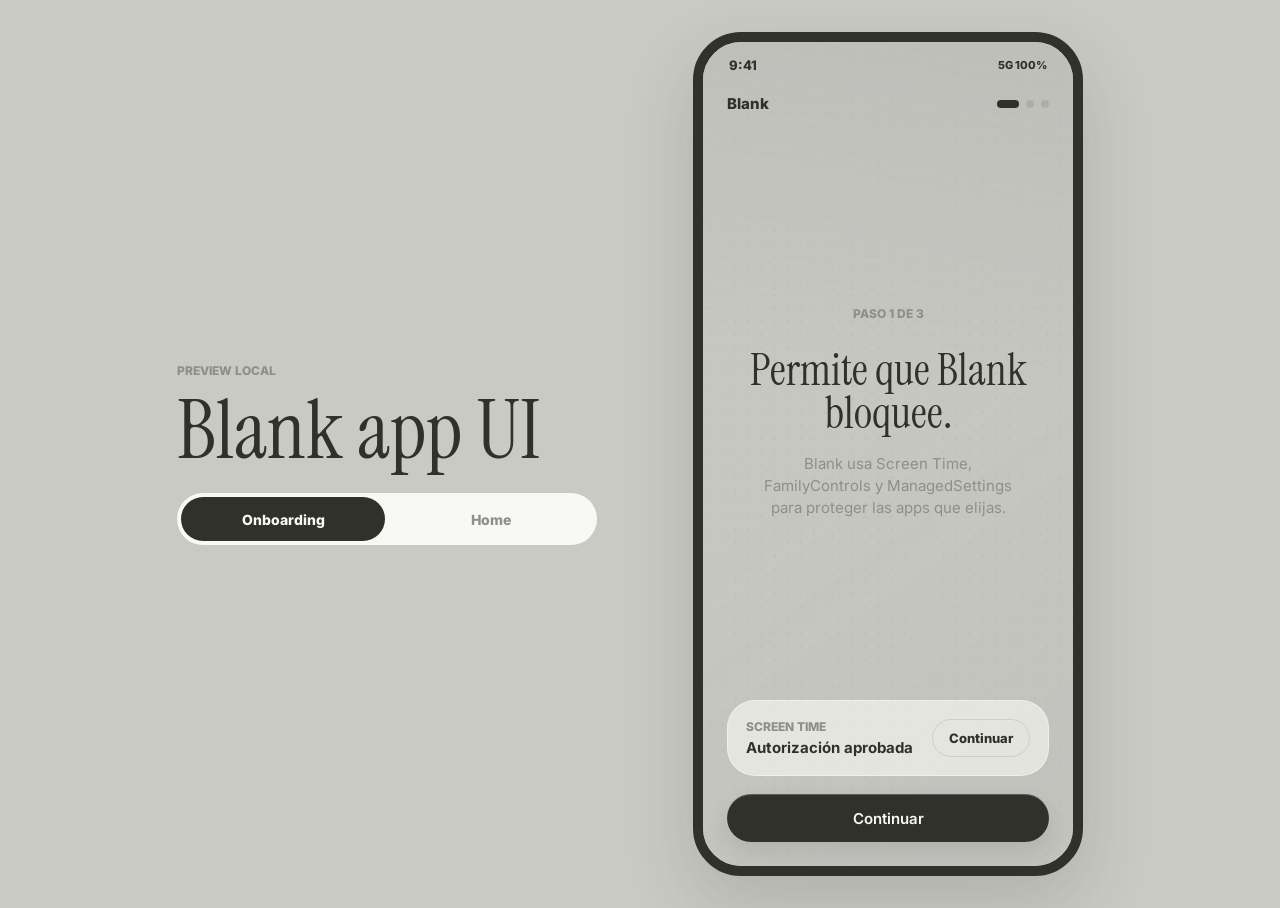
<file: web/app-preview/index.html>
<!doctype html>
<html lang="es">
  <head>
    <meta charset="utf-8" />
    <meta name="viewport" content="width=device-width, initial-scale=1" />
    <title>Blank App Preview</title>
    <link rel="preconnect" href="https://fonts.googleapis.com" />
    <link rel="preconnect" href="https://fonts.gstatic.com" crossorigin />
    <link href="https://fonts.googleapis.com/css2?family=Instrument+Serif:ital@0;1&family=Inter:wght@400;600;700;800&display=swap" rel="stylesheet" />
    <link rel="stylesheet" href="./styles.css" />
  </head>
  <body>
    <main class="preview-shell">
      <section class="preview-controls" aria-label="Controles de preview">
        <p class="eyebrow">Preview local</p>
        <h1>Blank app UI</h1>
        <div class="control-group" role="tablist" aria-label="Pantallas de preview">
          <button class="control-button" type="button" data-preview="onboarding" role="tab" aria-selected="false">Onboarding</button>
          <button class="control-button is-active" type="button" data-preview="home" role="tab" aria-selected="true">Home</button>
        </div>
      </section>

      <section class="phone-stage" aria-label="Mockup de la app">
        <div class="phone-frame">
          <div class="status-bar">
            <span>9:41</span>
            <span class="status-icons">5G 100%</span>
          </div>

          <article class="screen onboarding-screen" id="screen-onboarding" data-preview-panel="onboarding">
            <header class="onboarding-top">
              <span>Blank</span>
              <div class="onboarding-dots" aria-hidden="true">
                <span class="is-current"></span>
                <span></span>
                <span></span>
              </div>
            </header>

            <section class="onboarding-panel is-active" data-onboarding-step="0">
              <div class="center-message onboarding-message">
                <p class="state-label">Paso 1 de 3</p>
                <h2>Permite que Blank bloquee.</h2>
                <p>Blank usa Screen Time, FamilyControls y ManagedSettings para proteger las apps que elijas.</p>
              </div>

              <div class="setup-preview-card">
                <div>
                  <span class="panel-kicker">Screen Time</span>
                  <strong>Autorizaci&oacute;n aprobada</strong>
                </div>
                <button type="button" data-onboarding-next>Continuar</button>
              </div>
            </section>

            <section class="onboarding-panel" data-onboarding-step="1" hidden>
              <div class="center-message onboarding-message">
                <p class="state-label">Paso 2 de 3</p>
                <h2>Elige qu&eacute; quieres dejar fuera.</h2>
                <p>Selecciona apps, categor&iacute;as o dominios. En iOS Apple entrega tokens privados.</p>
              </div>

              <div class="setup-preview-card">
                <div>
                  <span class="panel-kicker">Apps iniciales</span>
                  <strong>Instagram, TikTok, YouTube</strong>
                </div>
                <button type="button" data-preview-target="apps" data-return-screen="onboarding">Editar</button>
              </div>
            </section>

            <section class="onboarding-panel" data-onboarding-step="2" hidden>
              <div class="center-message onboarding-message">
                <p class="state-label">Paso 3 de 3</p>
                <h2>Vincula tu pieza f&iacute;sica.</h2>
                <p>Escanea tu NFC. Esa etiqueta servir&aacute; para activar y salir de Blank.</p>
              </div>

              <div class="permission-stack">
                <div>
                  <span class="check-dot is-done"></span>
                  <strong>NFC vinculado</strong>
                </div>
              </div>
            </section>

            <section class="bottom-action">
              <button class="main-action" type="button" data-onboarding-next>Continuar</button>
            </section>
          </article>

          <article class="screen home-screen is-active" id="screen-home" data-preview-panel="home">
            <video class="screen-video screen-video-idle" src="./assets/blank_background_idle.mp4" autoplay muted loop playsinline aria-hidden="true"></video>
            <video class="screen-video screen-video-active" src="./assets/blank_background_active.mp4" autoplay muted loop playsinline aria-hidden="true"></video>

            <header class="app-top">
              <button class="profile-button" type="button" aria-label="Ajustes" data-preview-target="profile">&#8942;</button>
            </header>

            <section class="center-message" aria-live="polite">
              <h2 data-main-message>Hoy ya elegiste estar fuera del bucle.</h2>
            </section>

            <section class="bottom-action">
              <p class="session-counter" data-session-meta>3 selecciones protegidas</p>
              <button class="main-action" type="button" data-main-action>Iniciar Blank</button>
              <button class="report-link home-progress-link" type="button" data-preview-target="report">Progreso</button>
            </section>
          </article>

          <article class="screen profile-screen" id="screen-profile" data-preview-panel="profile">
            <header class="report-top">
              <button class="back-button" type="button" data-preview-target="home">Volver</button>
              <span>Ajustes</span>
            </header>

            <section class="profile-hero">
              <h2>Ajustes</h2>
              <p>Gestiona NFC, privacidad y bloqueo.</p>
            </section>

            <section class="menu-list">
              <button type="button" data-preview-target="distractions">
                <span>Distracciones</span>
                <strong><span data-app-count>3</span> apps</strong>
              </button>
              <button type="button" data-preview-target="schedule">
                <span>Programar mi Blank</span>
                <strong>Diario</strong>
              </button>
              <button type="button" data-preview-target="relink">
                <span>Vincular nuevo NFC</span>
                <strong>Etiqueta</strong>
              </button>
              <button type="button" data-preview-target="forget">
                <span>He olvidado mi Blank</span>
                <strong>Reset</strong>
              </button>
              <button class="danger-row" type="button" data-preview-target="emergency">
                <span>Emergencia</span>
                <strong>Salida</strong>
              </button>
            </section>
          </article>

          <article class="screen distractions-screen" id="screen-distractions" data-preview-panel="distractions">
            <header class="report-top">
              <button class="back-button" type="button" data-preview-target="home">Volver</button>
              <span>Distracciones</span>
            </header>

            <section class="apps-hero">
              <h2>Una lista. Toda la protecci&oacute;n.</h2>
              <p>Elige todo lo que te distrae. Blank reutiliza esta misma lista cada vez que protege tu tiempo.</p>
            </section>

            <section class="menu-list">
              <button type="button" data-preview-target="apps" data-return-screen="distractions">
                <span>Distracciones seleccionadas</span>
                <strong><span data-app-count>3</span> apps</strong>
              </button>
            </section>

            <section class="bottom-action">
              <button class="main-action" type="button" data-preview-target="apps" data-return-screen="distractions">Editar distracciones</button>
            </section>
          </article>

          <article class="screen apps-screen" id="screen-apps" data-preview-panel="apps">
            <header class="report-top">
              <button class="back-button" type="button" data-preview-target="distractions">Volver</button>
              <span>Distracciones</span>
            </header>

            <section class="apps-hero">
              <h2>Elige tus distracciones</h2>
              <p>Incluye redes sociales, juegos, streaming o cualquier app que te saque de lo que importa.</p>
            </section>

            <section class="app-picker-list">
              <label>
                <span>Instagram</span>
                <input type="checkbox" data-app-checkbox checked />
              </label>
              <label>
                <span>TikTok</span>
                <input type="checkbox" data-app-checkbox checked />
              </label>
              <label>
                <span>YouTube</span>
                <input type="checkbox" data-app-checkbox checked />
              </label>
              <label>
                <span>Reddit</span>
                <input type="checkbox" data-app-checkbox />
              </label>
              <label>
                <span>X</span>
                <input type="checkbox" data-app-checkbox />
              </label>
            </section>

            <section class="bottom-action">
              <button class="main-action" type="button" data-save-apps>Guardar distracciones</button>
            </section>
          </article>

          <article class="screen privacy-screen" id="screen-privacy" data-preview-panel="privacy">
            <header class="report-top">
              <button class="back-button" type="button" data-preview-target="profile">Volver</button>
              <span>Privacidad</span>
            </header>

            <section class="text-stack">
              <div>
                <h2>Uso de Accesibilidad</h2>
                <p>Blank usa Screen Time y ManagedSettings para aplicar escudos sobre apps, categor&iacute;as y dominios seleccionados.</p>
              </div>
              <div>
                <h2>Datos observados</h2>
                <p>No lee textos, contrase&ntilde;as, mensajes, contactos, notificaciones ni contenido de pantalla.</p>
              </div>
              <div>
                <h2>Almacenamiento</h2>
                <p>La etiqueta NFC, la selecci&oacute;n de distracciones y las sesiones se guardan localmente en este dispositivo.</p>
              </div>
            </section>
          </article>

          <article class="screen report-screen" id="screen-report" data-preview-panel="report">
            <header class="report-top">
              <button class="back-button" type="button" data-preview-target="profile">Volver</button>
              <span>Progreso</span>
            </header>

            <section class="report-hero">
              <p class="state-label">Semana</p>
              <h2>2 h 15 min</h2>
              <p>tiempo protegido esta semana</p>
            </section>

            <section class="report-list">
              <div><span>Sesiones completadas</span><strong>6</strong></div>
              <div><span>Mejor d&iacute;a</span><strong>Jue</strong></div>
            </section>
          </article>

          <article class="screen schedule-screen" id="screen-schedule" data-preview-panel="schedule">
            <header class="report-top">
              <button class="back-button" type="button" data-preview-target="profile">Volver</button>
              <span>Diario</span>
            </header>

            <section class="apps-hero">
              <h2>Programar mi Blank</h2>
              <p>Blank se activa solo en esta franja. Para salir antes sigues necesitando NFC.</p>
            </section>

            <section class="menu-list">
              <button type="button"><span>Activar horario diario</span><strong>On</strong></button>
              <button type="button"><span>Inicio</span><strong>23:30</strong></button>
              <button type="button"><span>Fin</span><strong>08:00</strong></button>
            </section>
          </article>

          <article class="screen relink-screen" id="screen-relink" data-preview-panel="relink">
            <header class="report-top">
              <button class="back-button" type="button" data-preview-target="profile">Volver</button>
              <span>NFC</span>
            </header>

            <section class="center-message">
              <p class="state-label">Nueva etiqueta</p>
              <h2 data-relink-title>Vincula una nueva pieza.</h2>
              <p data-relink-copy>Blank mantendr&aacute; tus apps protegidas y cambiar&aacute; solo la llave f&iacute;sica.</p>
            </section>

            <section class="bottom-action">
              <button class="main-action" type="button" data-complete-relink>Etiqueta vinculada</button>
            </section>
          </article>

          <article class="screen forget-screen" id="screen-forget" data-preview-panel="forget">
            <header class="report-top">
              <button class="back-button" type="button" data-preview-target="profile">Volver</button>
              <span>Reset</span>
            </header>

            <section class="center-message">
              <p class="state-label">Confirmaci&oacute;n</p>
              <h2>Olvidar la etiqueta NFC.</h2>
              <p>Esto desactivar&aacute; Blank y reiniciar&aacute; el onboarding. Tus apps protegidas se mantienen.</p>
            </section>

            <section class="bottom-action">
              <button class="main-action" type="button" data-forget-nfc>Confirmar reset</button>
            </section>
          </article>

          <article class="screen block-screen" id="screen-block" data-preview-panel="block">
            <section class="center-message block-message">
              <h2>App bloqueada</h2>
              <p>Est&aacute;s protegiendo el tiempo que quer&iacute;as recuperar.</p>
            </section>

            <section class="bottom-action">
              <button class="report-link" type="button" data-emergency-start>
                Volver al inicio
              </button>
            </section>
          </article>

          <article class="screen emergency-screen" id="screen-emergency" data-preview-panel="emergency">
            <header class="report-top">
              <button class="back-button" type="button" data-preview-target="profile">Volver</button>
              <span>Emergencia</span>
            </header>

            <section class="center-message emergency-message">
              <p class="state-label">Desbloqueo</p>
              <h2>Escribe la frase completa.</h2>
              <p data-emergency-remaining>Te quedan 3 desbloqueos de emergencia esta semana.</p>
              <p>quiero desactivar blank aunque sea una mala idea</p>
              <textarea data-emergency-input aria-label="Frase de emergencia"></textarea>
            </section>

            <section class="bottom-action">
              <button class="main-action" type="button" data-emergency-unlock disabled>Desactivar Blank</button>
            </section>
          </article>
        </div>
      </section>
    </main>
    <script src="./preview.js"></script>
  </body>
</html>
</file>
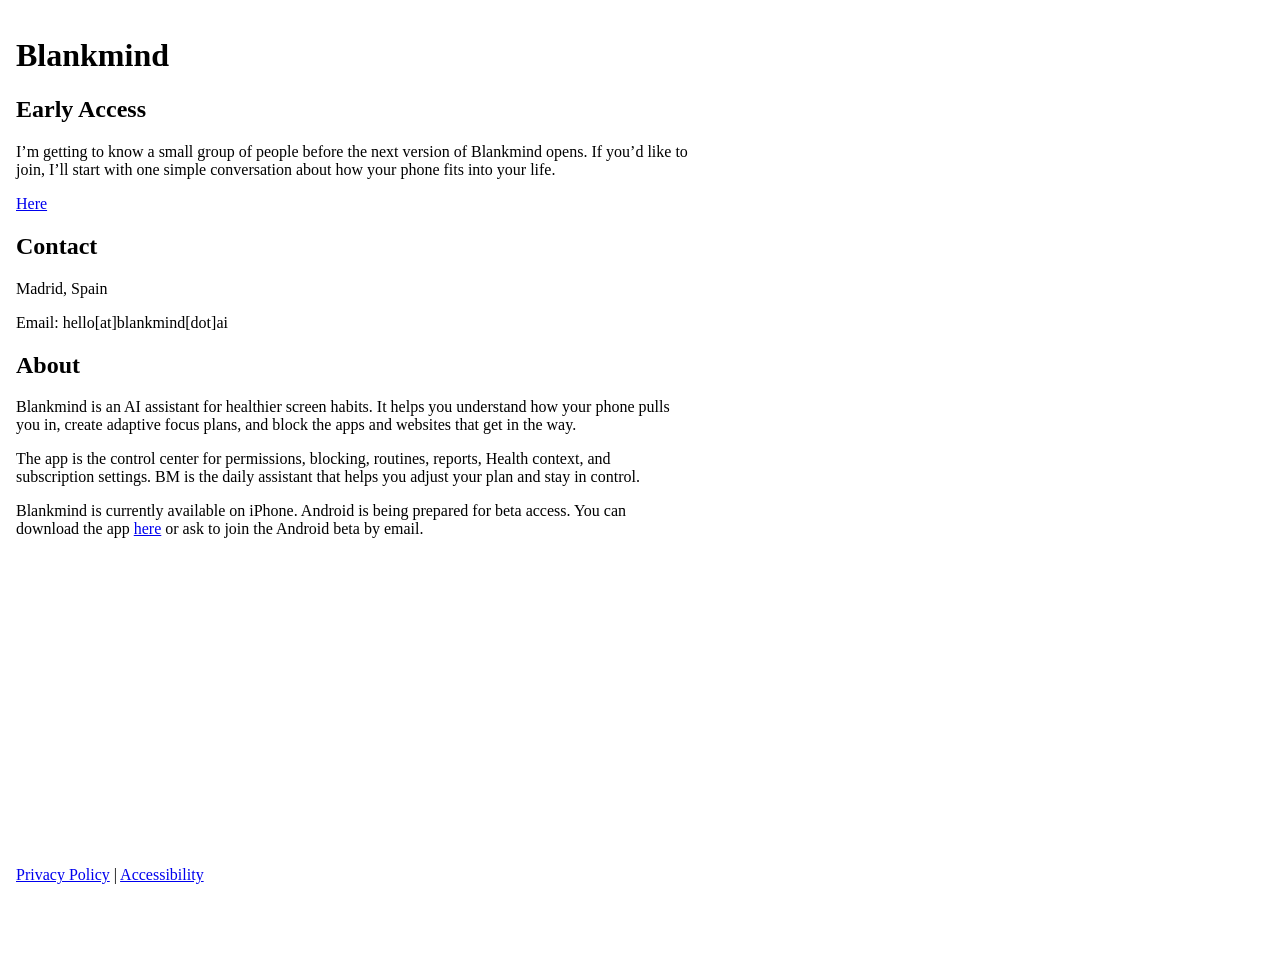
<file: web/landing/index.html>
<!doctype html>
<html lang="en">
  <head>
    <meta charset="utf-8">
    <meta name="viewport" content="width=device-width, initial-scale=1">
    <title>Blankmind</title>
    <meta name="description" content="Blankmind is an AI assistant for healthier screen habits.">
    <link rel="canonical" href="https://blankmind.ai/">
    <meta name="robots" content="index,follow">
    <link rel="stylesheet" href="styles.css?v=20260905-plain-1">
  </head>
  <body>
    <main>
      <h1>Blankmind</h1>

      <h2>Early Access</h2>
      <p>I’m getting to know a small group of people before the next version of Blankmind opens. If you’d like to join, I’ll start with one simple conversation about how your phone fits into your life.</p>
      <p><a href="/early-access">Here</a></p>

      <h2>Contact</h2>
      <p>Madrid, Spain</p>
      <p>Email: hello[at]blankmind[dot]ai</p>

      <h2>About</h2>
      <p>Blankmind is an AI assistant for healthier screen habits. It helps you understand how your phone pulls you in, create adaptive focus plans, and block the apps and websites that get in the way.</p>
      <p>The app is the control center for permissions, blocking, routines, reports, Health context, and subscription settings. BM is the daily assistant that helps you adjust your plan and stay in control.</p>
      <p>Blankmind is currently available on iPhone. Android is being prepared for beta access. You can download the app <a href="https://blankmind.ai/ios">here</a> or ask to join the Android beta by email.</p>
    </main>
    <footer>
      <a href="privacy.html">Privacy Policy</a> | <a href="accessibility-disclosure.html">Accessibility</a>
    </footer>
  </body>
</html>
</file>
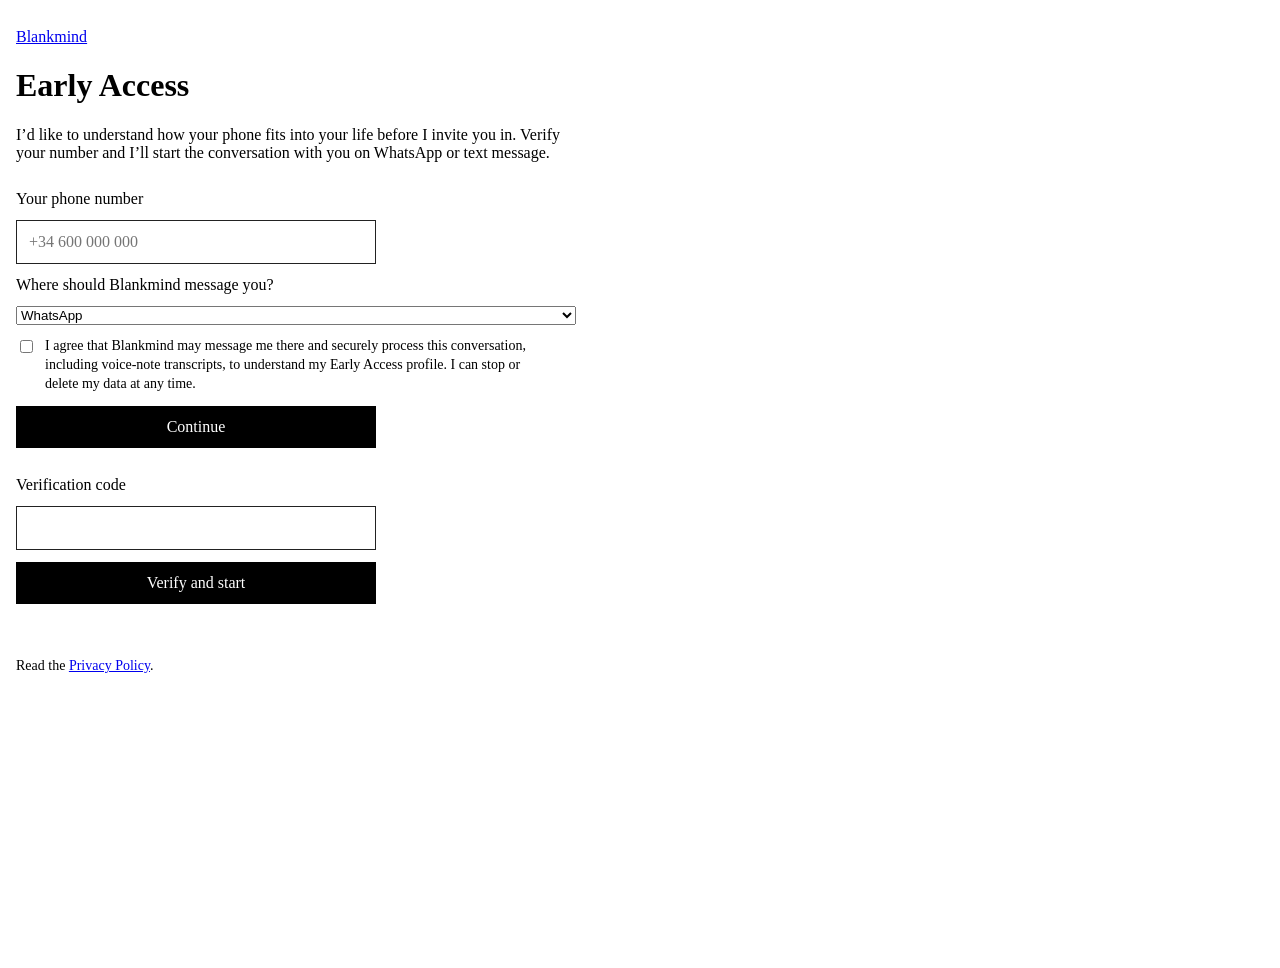
<file: web/landing/early-access.html>
<!doctype html>
<html lang="en">
  <head>
    <meta charset="utf-8">
    <meta name="viewport" content="width=device-width, initial-scale=1">
    <title>Blankmind Early Access</title>
    <meta name="description" content="Join Blankmind Early Access and start a private conversation about your relationship with your phone.">
    <meta name="robots" content="noindex,follow">
    <link rel="stylesheet" href="styles.css?v=20260919-waitlist-1">
  </head>
  <body>
    <main class="early-access">
      <a href="/" class="plain-link">Blankmind</a>
      <h1>Early Access</h1>
      <p>I’d like to understand how your phone fits into your life before I invite you in. Verify your number and I’ll start the conversation with you on WhatsApp or text message.</p>

      <form id="phone-form" class="access-form">
        <label for="phone">Your phone number</label>
        <input id="phone" name="phone" type="tel" inputmode="tel" autocomplete="tel" placeholder="+34 600 000 000" required>
        <label for="channel">Where should Blankmind message you?</label>
        <select id="channel" name="channel">
          <option value="whatsapp">WhatsApp</option>
          <option value="sms">Message</option>
        </select>
        <label class="consent-row">
          <input id="consent" type="checkbox" required>
          <span>I agree that Blankmind may message me there and securely process this conversation, including voice-note transcripts, to understand my Early Access profile. I can stop or delete my data at any time.</span>
        </label>
        <button type="submit">Continue</button>
      </form>

      <form id="code-form" class="access-form" hidden>
        <label for="code">Verification code</label>
        <input id="code" name="code" type="text" inputmode="numeric" autocomplete="one-time-code" maxlength="8" required>
        <button type="submit">Verify and start</button>
      </form>

      <p id="status" class="access-status" role="status" aria-live="polite"></p>
      <p class="access-privacy">Read the <a href="/privacy.html">Privacy Policy</a>.</p>
    </main>
    <script src="early-access.js?v=20260919-waitlist-1" defer></script>
  </body>
</html>
</file>
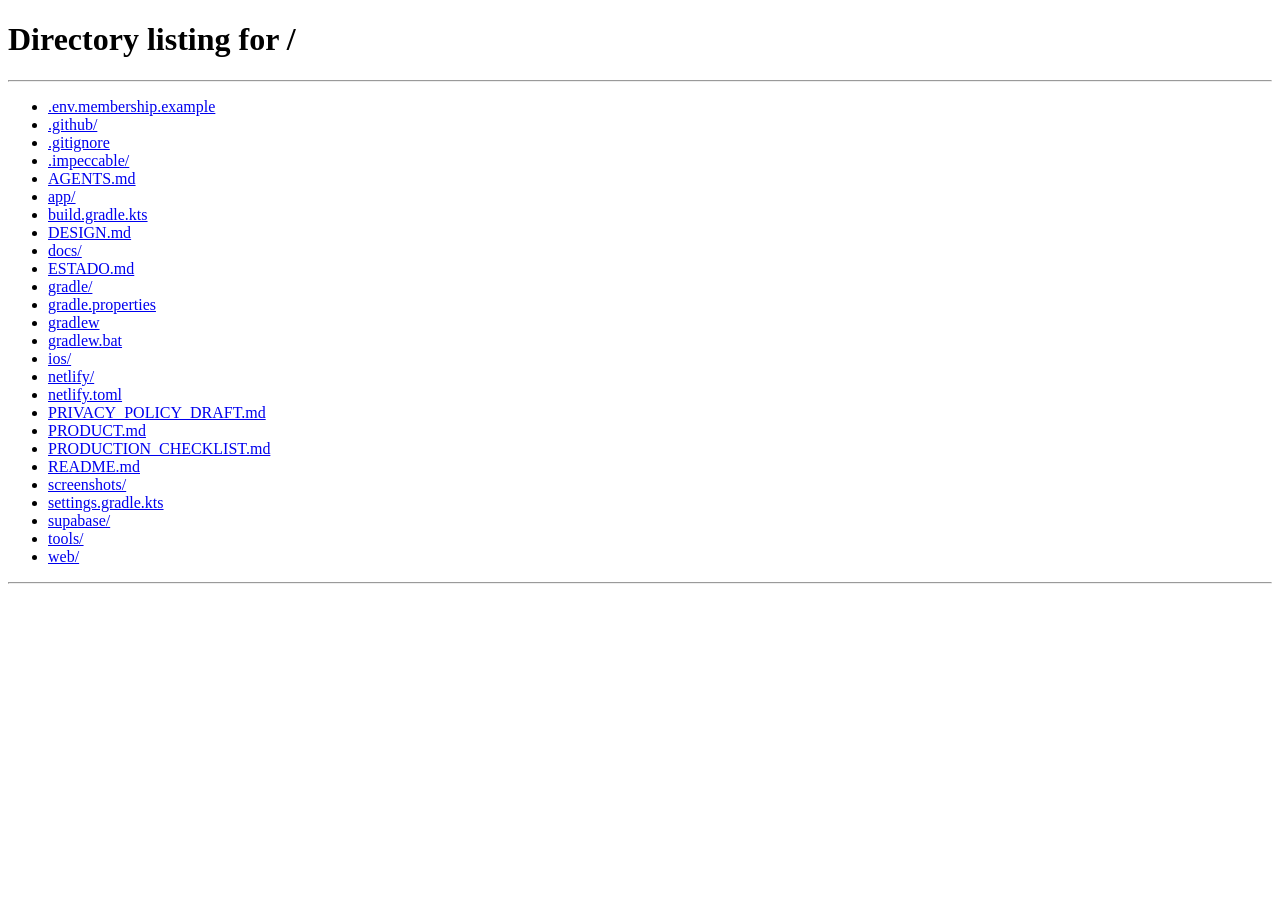
<file: web/landing/nfc.html>
<!doctype html>
<html lang="en">
  <head>
    <meta charset="utf-8">
    <meta name="viewport" content="width=device-width, initial-scale=1">
    <title>Blankmind | The Focus App</title>
    <meta name="description" content="Blankmind is now an app-only focus product for healthier screen habits.">
    <link rel="canonical" href="https://getblank.netlify.app/nfc.html">
    <meta name="robots" content="noindex,follow">
    <meta http-equiv="refresh" content="0; url=/">
    <meta name="theme-color" content="#e9e9e7">
    <link rel="preconnect" href="https://fonts.googleapis.com">
    <link rel="preconnect" href="https://fonts.gstatic.com" crossorigin>
    <link href="https://fonts.googleapis.com/css2?family=Instrument+Serif:ital@0;1&family=Inter:wght@400;500;600;700;800&display=swap" rel="stylesheet">
    <link rel="stylesheet" href="styles.css?v=20260706-nfc-1">
  </head>
  <body>
    <main class="legal-page">
      <a class="legal-back" href="/">Blankmind</a>

      <article class="legal-content">
        <p class="legal-kicker">Blankmind</p>
        <h1>Blankmind is app-only.</h1>

        <p>Blankmind now focuses on iPhone app blocking, Screen Time controls and healthier screen habits. NFC is only retained as a legacy backup flow inside the app.</p>

        <h2>Get Blankmind</h2>
        <ul>
          <li>Block selected apps and websites.</li>
          <li>Create focus sessions and daily routines.</li>
          <li>Build healthier screen habits with digital wellness insights.</li>
        </ul>

        <p>This page redirects to the current Blankmind app-only experience.</p>

        <p>
          <a class="button primary" href="/">Go to Blankmind</a>
        </p>
      </article>
    </main>

    <footer>
      <span>Blankmind</span>
      <a href="/">Home</a>
      <a href="/privacy.html">Privacy</a>
    </footer>
  </body>
</html>
</file>
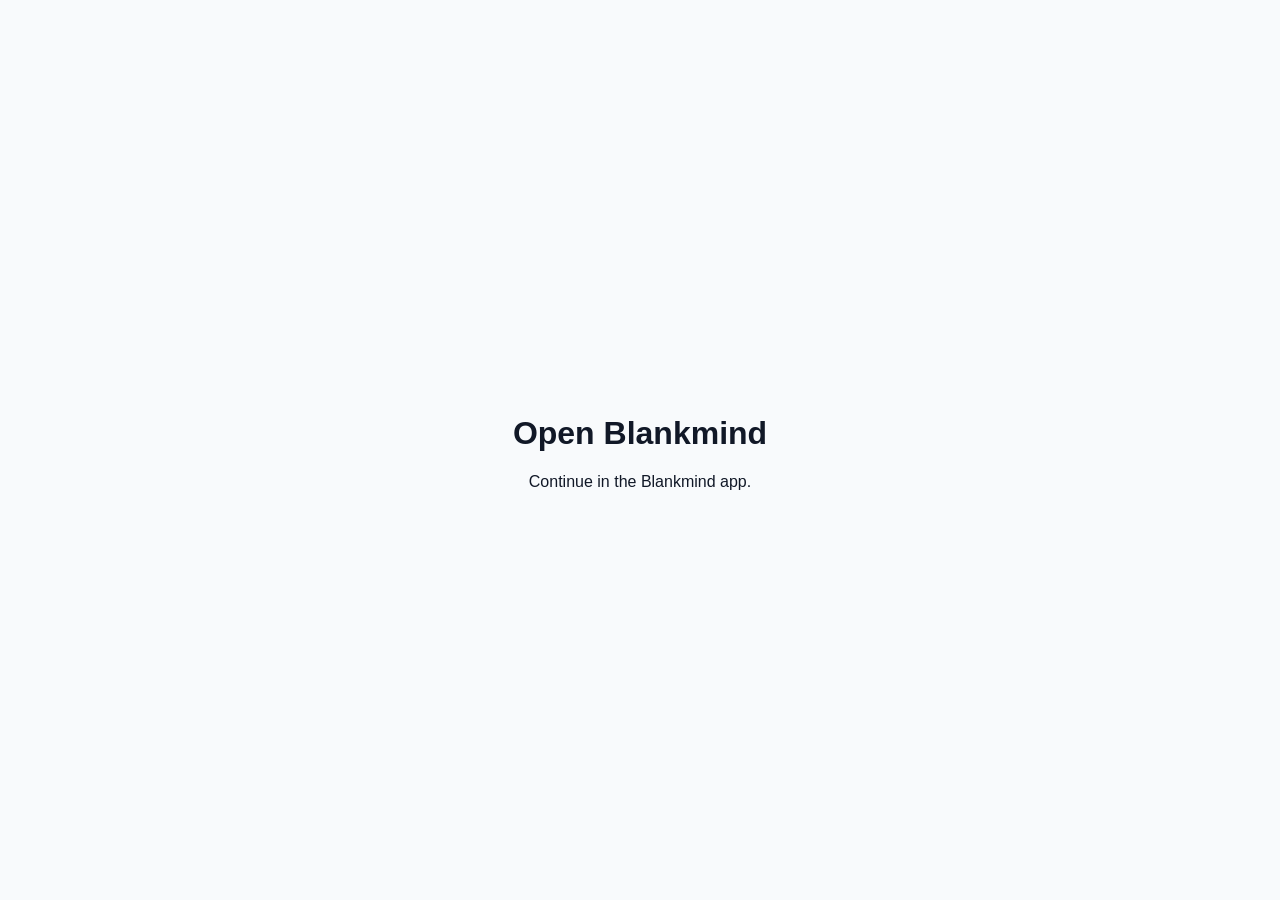
<file: web/landing/open.html>
<!doctype html>
<html lang="en">
  <head>
    <meta charset="utf-8">
    <meta name="viewport" content="width=device-width, initial-scale=1">
    <title>Open Blankmind</title>
    <style>
      body {
        margin: 0;
        min-height: 100vh;
        display: grid;
        place-items: center;
        font-family: -apple-system, BlinkMacSystemFont, "Segoe UI", sans-serif;
        background: #f8fafc;
        color: #111827;
      }

      main {
        width: min(420px, calc(100vw - 32px));
        text-align: center;
      }

      a {
        display: inline-flex;
        align-items: center;
        justify-content: center;
        min-height: 44px;
        padding: 0 18px;
        border-radius: 8px;
        background: #111827;
        color: white;
        font-weight: 650;
        text-decoration: none;
      }
    </style>
  </head>
  <body>
    <!-- Review and confirm in Blankmind remains the legacy action-bridge contract. -->
    <main>
      <h1>Open Blankmind</h1>
      <p>Continue in the Blankmind app.</p>
      <a id="openLink" href="https://apps.apple.com/">Open Blankmind<span hidden>Review and confirm</span></a>
    </main>
    <script>
      const allowedActions = new Set([
        "apply-plan",
        "review-action",
        "daily-limit",
        "start-focus",
        "open-picker",
        "choose-apps",
        "setup-plan",
        "allow-only",
        "adult-filter",
        "pause-rules",
        "resume-rules",
        "mode",
        "handoff"
      ]);

      function validAction(value) {
        return allowedActions.has(value || "");
      }

      function legacyTarget(value) {
        try {
          const url = new URL(value);
          const action = url.hostname || url.pathname.replace(/^\/+/, "");
          return url.protocol === "blank:" && validAction(action) ? value : "";
        } catch (_) {
          return "";
        }
      }

      function targetFromQuery(params) {
        const action = params.get("action") || "";
        if (!validAction(action)) return legacyTarget(params.get("to") || "");
        const target = new URL(`blank://${action}`);
        for (const [key, value] of params.entries()) {
          if (key === "action" || key === "to") continue;
          target.searchParams.set(key, value);
        }
        return target.toString();
      }

      const target = targetFromQuery(new URLSearchParams(window.location.search));
      const query = new URLSearchParams(window.location.search);
      const appStoreUrl = "https://apps.apple.com/es/app/id6789519152";
      if (target) {
        window.location.replace(target);
      }

      const link = document.getElementById("openLink");
      if (target) {
        if (query.get("action") === "handoff") {
          link.href = appStoreUrl;
          link.textContent = "Download Blankmind";
        } else {
          link.href = target;
        }
        document.addEventListener("visibilitychange", () => {
          if (document.hidden) return;
          window.setTimeout(() => window.location.replace(target), 50);
        });
      } else {
        link.style.display = "none";
      }
    </script>
  </body>
</html>
</file>
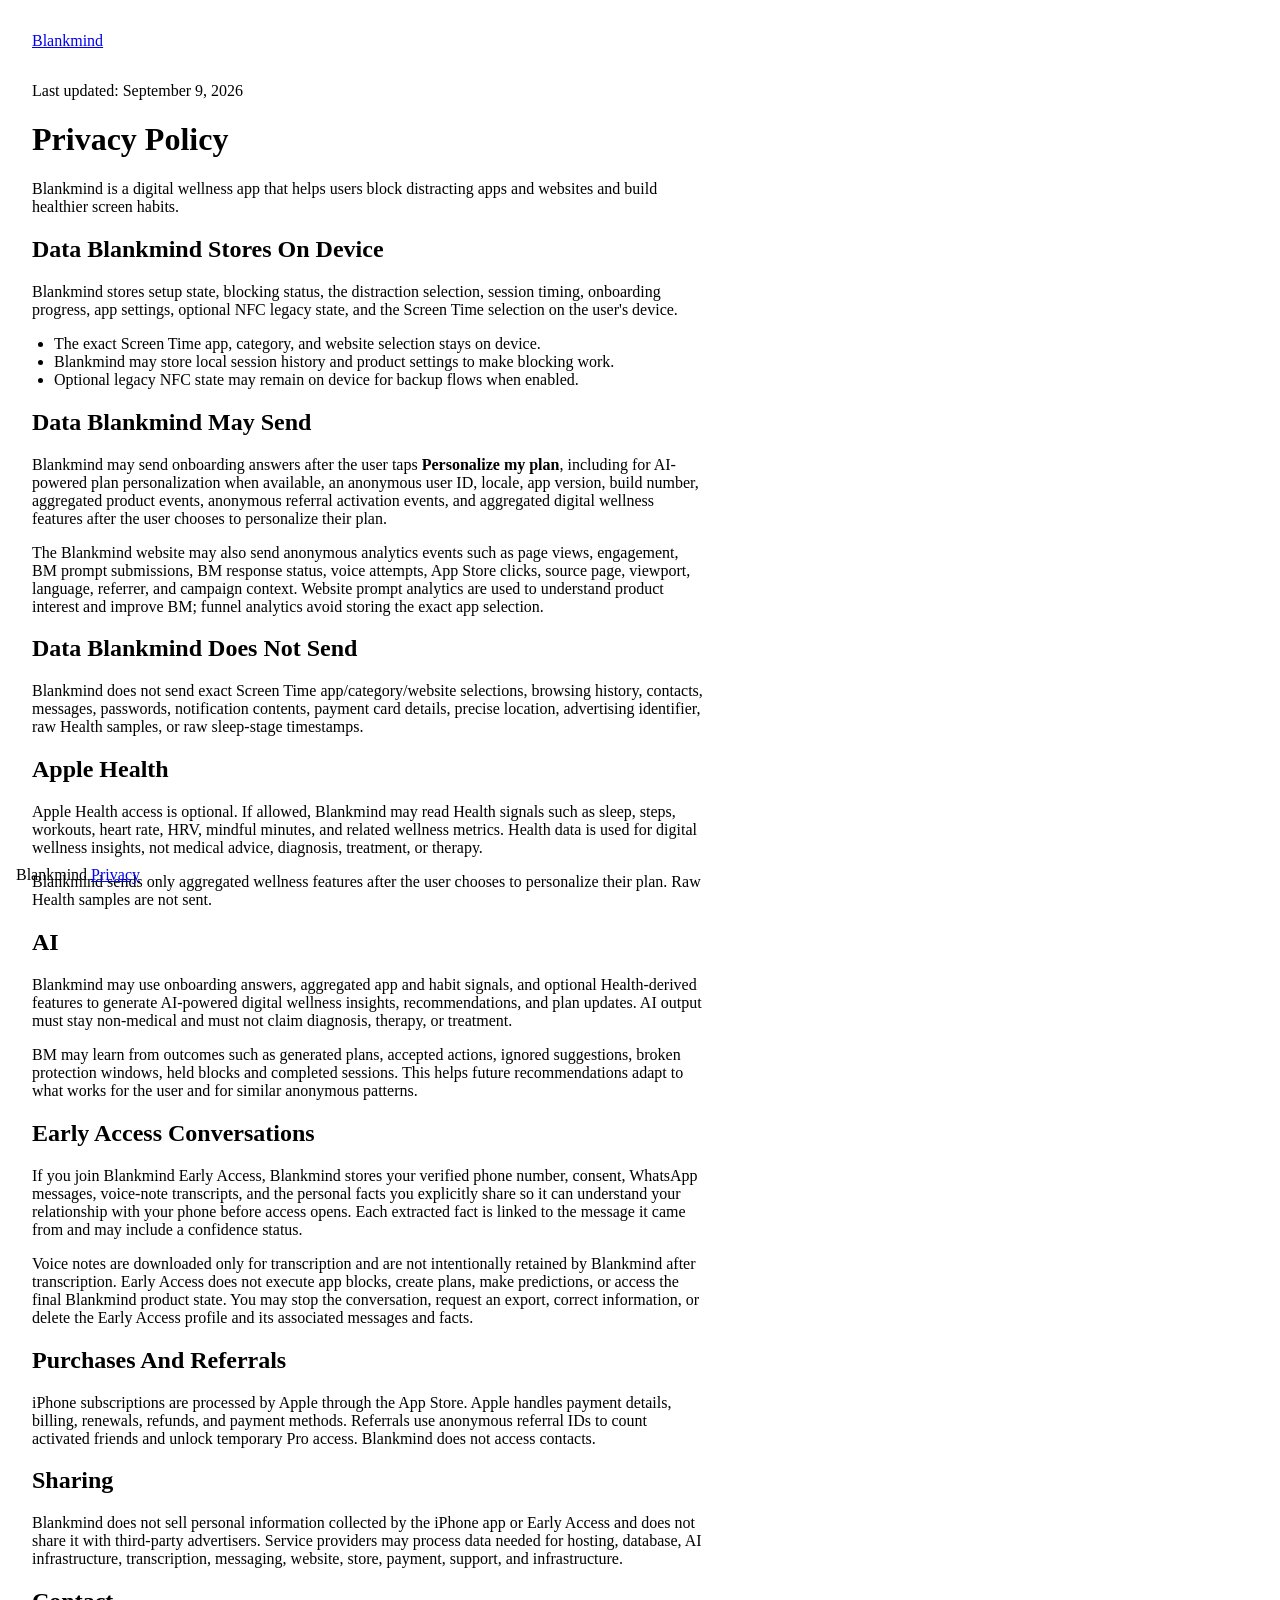
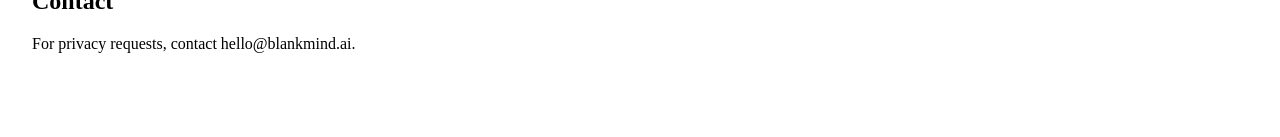
<file: web/landing/privacy.html>
<!doctype html>
<html lang="en">
  <head>
    <meta charset="utf-8">
    <meta name="viewport" content="width=device-width, initial-scale=1">
    <title>Privacy Policy - Blankmind</title>
    <meta name="description" content="Privacy policy for Blankmind, a digital wellness app for blocking distractions and building healthier screen habits.">
    <link rel="canonical" href="https://getblank.netlify.app/privacy.html">
    <meta name="robots" content="index,follow">
    <meta name="theme-color" content="#e9e9e7">
    <link rel="preconnect" href="https://fonts.googleapis.com">
    <link rel="preconnect" href="https://fonts.gstatic.com" crossorigin>
    <link href="https://fonts.googleapis.com/css2?family=Instrument+Serif:ital@0;1&family=Inter:wght@400;500;600;700;800&display=swap" rel="stylesheet">
    <link rel="stylesheet" href="styles.css?v=20260623-privacy-1">
  </head>
  <body>
    <main class="legal-page">
      <a class="legal-back" href="/">Blankmind</a>

      <article class="legal-content">
        <p class="legal-kicker">Last updated: September 9, 2026</p>
        <h1>Privacy Policy</h1>

        <p>Blankmind is a digital wellness app that helps users block distracting apps and websites and build healthier screen habits.</p>

        <h2>Data Blankmind Stores On Device</h2>
        <p>Blankmind stores setup state, blocking status, the distraction selection, session timing, onboarding progress, app settings, optional NFC legacy state, and the Screen Time selection on the user's device.</p>
        <ul>
          <li>The exact Screen Time app, category, and website selection stays on device.</li>
          <li>Blankmind may store local session history and product settings to make blocking work.</li>
          <li>Optional legacy NFC state may remain on device for backup flows when enabled.</li>
        </ul>

        <h2>Data Blankmind May Send</h2>
        <p>Blankmind may send onboarding answers after the user taps <strong>Personalize my plan</strong>, including for AI-powered plan personalization when available, an anonymous user ID, locale, app version, build number, aggregated product events, anonymous referral activation events, and aggregated digital wellness features after the user chooses to personalize their plan.</p>
        <p>The Blankmind website may also send anonymous analytics events such as page views, engagement, BM prompt submissions, BM response status, voice attempts, App Store clicks, source page, viewport, language, referrer, and campaign context. Website prompt analytics are used to understand product interest and improve BM; funnel analytics avoid storing the exact app selection.</p>

        <h2>Data Blankmind Does Not Send</h2>
        <p>Blankmind does not send exact Screen Time app/category/website selections, browsing history, contacts, messages, passwords, notification contents, payment card details, precise location, advertising identifier, raw Health samples, or raw sleep-stage timestamps.</p>

        <h2>Apple Health</h2>
        <p>Apple Health access is optional. If allowed, Blankmind may read Health signals such as sleep, steps, workouts, heart rate, HRV, mindful minutes, and related wellness metrics. Health data is used for digital wellness insights, not medical advice, diagnosis, treatment, or therapy.</p>
        <p>Blankmind sends only aggregated wellness features after the user chooses to personalize their plan. Raw Health samples are not sent.</p>

        <h2>AI</h2>
        <p>Blankmind may use onboarding answers, aggregated app and habit signals, and optional Health-derived features to generate AI-powered digital wellness insights, recommendations, and plan updates. AI output must stay non-medical and must not claim diagnosis, therapy, or treatment.</p>
        <p>BM may learn from outcomes such as generated plans, accepted actions, ignored suggestions, broken protection windows, held blocks and completed sessions. This helps future recommendations adapt to what works for the user and for similar anonymous patterns.</p>

        <h2>Early Access Conversations</h2>
        <p>If you join Blankmind Early Access, Blankmind stores your verified phone number, consent, WhatsApp messages, voice-note transcripts, and the personal facts you explicitly share so it can understand your relationship with your phone before access opens. Each extracted fact is linked to the message it came from and may include a confidence status.</p>
        <p>Voice notes are downloaded only for transcription and are not intentionally retained by Blankmind after transcription. Early Access does not execute app blocks, create plans, make predictions, or access the final Blankmind product state. You may stop the conversation, request an export, correct information, or delete the Early Access profile and its associated messages and facts.</p>

        <h2>Purchases And Referrals</h2>
        <p>iPhone subscriptions are processed by Apple through the App Store. Apple handles payment details, billing, renewals, refunds, and payment methods. Referrals use anonymous referral IDs to count activated friends and unlock temporary Pro access. Blankmind does not access contacts.</p>

        <h2>Sharing</h2>
        <p>Blankmind does not sell personal information collected by the iPhone app or Early Access and does not share it with third-party advertisers. Service providers may process data needed for hosting, database, AI infrastructure, transcription, messaging, website, store, payment, support, and infrastructure.</p>

        <h2>Contact</h2>
        <p>For privacy requests, contact hello@blankmind.ai.</p>
      </article>
    </main>

    <footer>
      <span>Blankmind</span>
      <a href="/privacy.html">Privacy</a>
    </footer>
  </body>
</html>
</file>
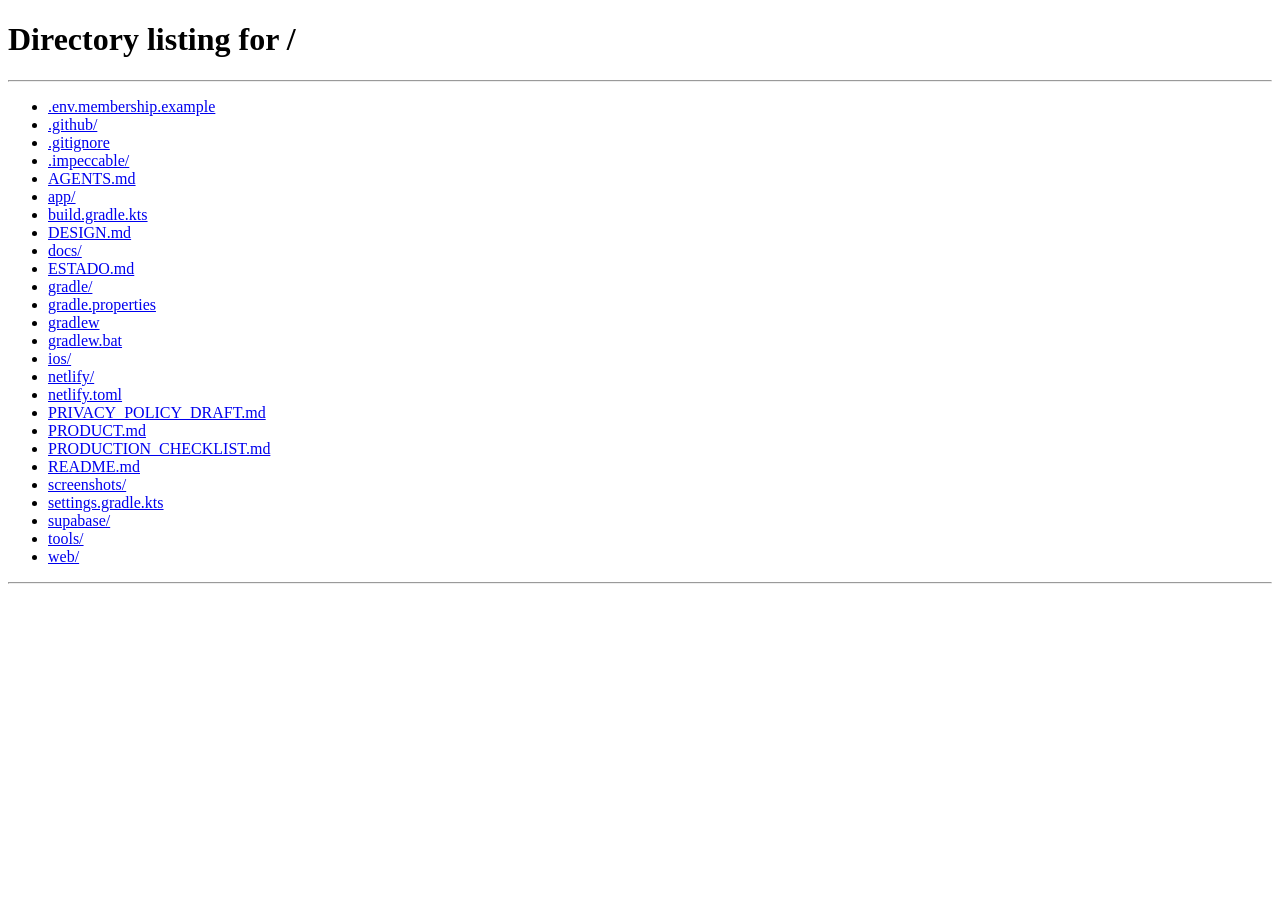
<file: web/landing/vida.html>
<!doctype html>
<html lang="en">
  <head>
    <meta charset="utf-8">
    <meta name="viewport" content="width=device-width, initial-scale=1">
    <title>Blankmind | The Focus App</title>
    <meta name="robots" content="noindex,follow">
    <meta http-equiv="refresh" content="0; url=/">
    <meta name="description" content="Calcula cuantos anos de vida se van en el movil segun tu edad y tu uso diario.">
    <link rel="canonical" href="https://getblank.netlify.app/vida.html">
    <meta name="robots" content="index,follow">
    <meta name="theme-color" content="#e9e9e7">
    <link rel="preconnect" href="https://fonts.googleapis.com">
    <link rel="preconnect" href="https://fonts.gstatic.com" crossorigin>
    <link href="https://fonts.googleapis.com/css2?family=Instrument+Serif:ital@0;1&family=Inter:wght@400;500;600;700;800;900&display=swap" rel="stylesheet">
    <link rel="stylesheet" href="styles.css?v=20260707-life-2">
    <script async src="https://tally.so/widgets/embed.js"></script>
  </head>
  <body class="life-body">
    <main class="life-page">
      <section class="life-counter" aria-labelledby="life-title">
        <h1 id="life-title">&iquest;Cu&aacute;nto tiempo de <span>vida</span> te quita el m&oacute;vil?</h1>

        <div class="life-layout">
          <div>
            <div class="life-dot-grid" id="life-dot-grid" aria-hidden="true"></div>
          </div>

          <form class="life-card" aria-label="Calculadora de tiempo perdido">
            <div class="life-result">
              <strong id="life-years">12,5</strong>
              <span>a&ntilde;os de tu vida<br><em>a la m*****</em></span>
            </div>

            <label class="life-control">
              <span>
                <b>&iquest;Cu&aacute;ntos a&ntilde;os tienes?</b>
                <output id="age-output" for="age-range">25 a&ntilde;os</output>
              </span>
              <input id="age-range" type="range" min="10" max="85" value="25" step="1">
              <small><span>10</span><span>85</span></small>
            </label>

            <label class="life-control">
              <span>
                <b>&iquest;Cu&aacute;ntas horas al d&iacute;a usas el m&oacute;vil?</b>
                <output id="phone-output" for="phone-range">5,0 h</output>
              </span>
              <input id="phone-range" type="range" min="1" max="10" value="5" step="0.1">
              <small><span>1h</span><span>10h</span></small>
            </label>
          </form>
        </div>

        <p class="life-scale">1 c&iacute;rculo = 1 a&ntilde;o de tu vida</p>

        <div class="life-legend" aria-label="Leyenda del contador">
          <span><i class="life-lived"></i>A&ntilde;os ya vividos</span>
          <span><i class="life-sleep"></i>Dormir</span>
          <span><i class="life-routine"></i>Trabajo, clases, rutina</span>
          <span><i class="life-phone"></i>M&oacute;vil</span>
          <span><i class="life-free"></i>Lo que te queda libre</span>
        </div>

        <div class="life-cta">
          <a
            class="button primary"
            href="https://tally.so/r/jaE5gR"
            data-tally-open="jaE5gR"
            data-tally-layout="modal"
            data-tally-width="720"
          >Quiero recuperar mi tiempo</a>
        </div>
      </section>
    </main>

    <footer>
      <span>Blankmind</span>
      <a href="/">Home</a>
      <a href="/privacy.html">Privacy</a>
    </footer>

    <script>
      const maxAge = 85;
      const ageRange = document.querySelector("#age-range");
      const phoneRange = document.querySelector("#phone-range");
      const ageOutput = document.querySelector("#age-output");
      const phoneOutput = document.querySelector("#phone-output");
      const lifeYears = document.querySelector("#life-years");
      const dotGrid = document.querySelector("#life-dot-grid");
      const formatter = new Intl.NumberFormat("es-ES", {
        minimumFractionDigits: 1,
        maximumFractionDigits: 1
      });

      function setRangeFill(input) {
        const min = Number(input.min);
        const max = Number(input.max);
        const value = Number(input.value);
        const percent = ((value - min) / (max - min)) * 100;
        input.style.setProperty("--range-fill", `${percent}%`);
      }

      function addDots(className, count) {
        for (let i = 0; i < count; i += 1) {
          const dot = document.createElement("span");
          dot.className = `life-dot ${className}`;
          dotGrid.appendChild(dot);
        }
      }

      function allocateByRemainder(exactValues, total) {
        const baseValues = exactValues.map((value) => Math.floor(value));
        let remaining = total - baseValues.reduce((sum, value) => sum + value, 0);
        const remainders = exactValues
          .map((value, index) => ({ index, remainder: value - Math.floor(value) }))
          .sort((a, b) => b.remainder - a.remainder);

        for (let i = 0; i < remaining; i += 1) {
          baseValues[remainders[i % remainders.length].index] += 1;
        }

        return baseValues;
      }

      function update() {
        const age = Number(ageRange.value);
        const phoneHours = Number(phoneRange.value);
        const remainingYears = Math.max(0, maxAge - age);
        const lostYears = remainingYears * phoneHours / 24;
        const livedYears = Math.round(age);
        const freeWeight = Math.max(0, 8 - phoneHours);
        const totalWeight = 8 + 8 + phoneHours + freeWeight;
        const freeYears = Math.floor(remainingYears * freeWeight / totalWeight);
        const occupiedYears = remainingYears - freeYears;
        const [sleepYears, routineYears, phoneYears] = allocateByRemainder(
          [
            remainingYears * 8 / totalWeight,
            remainingYears * 8 / totalWeight,
            remainingYears * phoneHours / totalWeight
          ],
          occupiedYears
        );

        ageOutput.textContent = `${age} a\u00f1os`;
        phoneOutput.textContent = `${formatter.format(phoneHours)} h`;
        lifeYears.textContent = formatter.format(lostYears);
        setRangeFill(ageRange);
        setRangeFill(phoneRange);

        dotGrid.replaceChildren();
        addDots("life-lived", livedYears);
        addDots("life-sleep", sleepYears);
        addDots("life-routine", routineYears);
        addDots("life-phone", phoneYears);
        addDots("life-free", freeYears);
      }

      ageRange.addEventListener("input", update);
      phoneRange.addEventListener("input", update);
      update();
    </script>
  </body>
</html>
</file>
<file: web/app-preview/styles.css>
:root {
  color-scheme: light;
  --bg: #c9cac4;
  --bg-deep: #c9cac4;
  --bg-deeper: #c9cac4;
  --surface: #f8f9f4;
  --panel: #f8f9f4;
  --ink: #30312a;
  --muted: #8e8f8a;
  --line: rgba(48, 49, 42, 0.12);
  --action-bg: #c9cac4;
  --action-bg-off: #c9cac4;
  --shadow: 0 28px 70px rgba(48, 49, 42, 0.16);
}

* {
  box-sizing: border-box;
}

body {
  background: var(--bg);
  color: var(--ink);
  font-family: Inter, ui-sans-serif, system-ui, -apple-system, BlinkMacSystemFont, "Segoe UI", sans-serif;
  letter-spacing: 0;
  margin: 0;
}

button {
  cursor: pointer;
  font: inherit;
}

h1,
h2,
h3,
p {
  margin-top: 0;
}

h1,
h2 {
  font-family: "Instrument Serif", Georgia, serif;
  font-weight: 400;
}

.preview-shell {
  align-items: center;
  display: grid;
  gap: clamp(28px, 6vw, 76px);
  grid-template-columns: minmax(280px, 420px) minmax(360px, 430px);
  justify-content: center;
  min-height: 100svh;
  padding: 32px clamp(20px, 6vw, 88px);
}

.preview-controls {
  display: grid;
  gap: 24px;
}

.eyebrow {
  color: var(--muted);
  font-size: 12px;
  font-weight: 800;
  margin: 0 0 -10px;
  text-transform: uppercase;
}

h1 {
  font-size: clamp(48px, 7vw, 82px);
  line-height: 0.94;
  margin-bottom: 0;
}

.control-group {
  background: var(--panel);
  border-radius: 999px;
  display: grid;
  gap: 4px;
  grid-template-columns: repeat(2, 1fr);
  padding: 4px;
}

.control-button {
  background: transparent;
  border: 0;
  border-radius: 999px;
  color: var(--muted);
  font-size: 14px;
  font-weight: 800;
  min-height: 44px;
  padding: 0 14px;
}

.control-button.is-active {
  background: var(--ink);
  color: var(--surface);
}

.phone-stage {
  display: grid;
  justify-items: center;
}

.phone-frame {
  aspect-ratio: 390 / 844;
  background: var(--bg-deep);
  border: 10px solid #30312a;
  border-radius: 48px;
  box-shadow: var(--shadow);
  max-height: calc(100svh - 40px);
  overflow: hidden;
  position: relative;
  width: min(390px, 100%);
}

.status-bar {
  align-items: center;
  display: flex;
  font-size: 13px;
  font-weight: 800;
  justify-content: space-between;
  left: 0;
  padding: 15px 26px 6px;
  position: absolute;
  right: 0;
  top: 0;
  z-index: 10;
}

.status-icons {
  font-size: 11px;
}

.screen {
  background:
    linear-gradient(180deg, rgba(201, 202, 196, 0.28), rgba(201, 202, 196, 0.12)),
    var(--bg);
  display: none;
  height: 100%;
  overflow: hidden;
  padding: 52px 24px 24px;
  position: relative;
}

.screen.is-active {
  animation: screen-fade 260ms ease both;
  display: flex;
  flex-direction: column;
}

@keyframes screen-fade {
  from {
    opacity: 0;
    transform: translateY(6px);
  }

  to {
    opacity: 1;
    transform: translateY(0);
  }
}

.screen > * {
  position: relative;
  z-index: 1;
}

.screen:not(.block-screen):not(.emergency-screen)::before {
  background:
    radial-gradient(circle, rgba(142, 143, 138, 0.2) 0 1px, transparent 1.2px),
    radial-gradient(circle, rgba(201, 202, 196, 0.16) 0 1px, transparent 1.3px),
    linear-gradient(180deg, rgba(142, 143, 138, 0.32) 0%, transparent 42%),
    linear-gradient(145deg, transparent 0%, rgba(142, 143, 138, 0.24) 100%);
  background-position: 0 0, 6px 9px, 0 0, 0 0;
  background-size: 13px 13px, 19px 19px, 100% 100%, 100% 100%;
  content: "";
  inset: 0;
  mix-blend-mode: multiply;
  opacity: 0.34;
  pointer-events: none;
  position: absolute;
  z-index: 0;
}

.home-screen {
  background:
    linear-gradient(180deg, rgba(201, 202, 196, 0.24), rgba(201, 202, 196, 0.1)),
    var(--bg);
  transition: background 520ms ease, color 320ms ease;
}

.home-screen.is-blank-active {
  background:
    linear-gradient(180deg, rgba(48, 49, 42, 0.36), rgba(48, 49, 42, 0.58) 48%),
    #8e8f8a;
  color: var(--surface);
}

.screen-video {
  height: 100%;
  inset: 0;
  object-fit: cover;
  opacity: 0;
  pointer-events: none;
  position: absolute;
  transition: opacity 520ms ease;
  width: 100%;
  z-index: 0;
}

.home-screen .screen-video-idle {
  opacity: 0.72;
}

.home-screen.is-blank-active .screen-video-idle {
  opacity: 0;
}

.home-screen.is-blank-active .screen-video-active {
  opacity: 0.72;
}

.home-screen.is-blank-active .profile-button {
  color: var(--surface);
}

.app-top,
.onboarding-top,
.report-top {
  align-items: center;
  display: flex;
  flex: 0 0 auto;
  justify-content: space-between;
}

.app-top {
  justify-content: center;
}

.onboarding-top {
  color: var(--ink);
  font-size: 15px;
  font-weight: 800;
}

.onboarding-dots {
  display: flex;
  gap: 7px;
}

.onboarding-dots span {
  background: var(--line);
  border-radius: 999px;
  height: 8px;
  width: 8px;
}

.onboarding-dots span.is-current {
  background: var(--ink);
  width: 22px;
}

.onboarding-panel {
  display: flex;
  flex: 1 1 auto;
  flex-direction: column;
}

.onboarding-panel[hidden] {
  display: none;
}

.profile-button {
  align-items: center;
  background: transparent;
  border: 0;
  color: var(--ink);
  display: flex;
  font-size: 0;
  font-weight: 500;
  height: 36px;
  justify-content: center;
  line-height: 1;
  padding: 0;
  width: 36px;
}

.profile-button::before {
  background:
    radial-gradient(circle, currentColor 0 1.5px, transparent 1.6px) 50% 2px / 4px 6px no-repeat,
    radial-gradient(circle, currentColor 0 1.5px, transparent 1.6px) 50% 8px / 4px 6px no-repeat,
    radial-gradient(circle, currentColor 0 1.5px, transparent 1.6px) 50% 14px / 4px 6px no-repeat;
  content: "";
  display: block;
  height: 20px;
  opacity: 0.78;
  width: 4px;
}

.panel-kicker,
.state-label,
.report-list span {
  color: var(--muted);
  display: block;
  font-size: 12px;
  font-weight: 800;
  text-transform: uppercase;
}

.center-message {
  align-items: center;
  display: flex;
  flex: 1 1 auto;
  flex-direction: column;
  justify-content: center;
  padding: 34px 2px 24px;
  text-align: center;
}

.center-message h2 {
  font-size: 44px;
  line-height: 0.98;
  margin: 16px 0 18px;
  max-width: 310px;
  transition: opacity 260ms ease, transform 320ms ease;
}

.center-message p:last-child {
  color: var(--muted);
  font-size: 15px;
  line-height: 1.45;
  margin-bottom: 0;
  max-width: 260px;
}

.onboarding-message {
  padding-bottom: 22px;
}

.setup-preview-card,
.nfc-card,
.permission-stack {
  background: rgba(248, 249, 244, 0.62);
  border: 1px solid rgba(248, 249, 244, 0.58);
  border-radius: 28px;
  flex: 0 0 auto;
  margin-bottom: 18px;
  padding: 18px;
}

.setup-preview-card {
  align-items: center;
  display: flex;
  justify-content: space-between;
}

.setup-preview-card strong {
  display: block;
  font-size: 15px;
  margin-top: 4px;
  max-width: 190px;
}

.setup-preview-card button {
  background: transparent;
  border: 1px solid var(--line);
  border-radius: 999px;
  color: var(--ink);
  font-size: 13px;
  font-weight: 800;
  min-height: 38px;
  padding: 0 16px;
}

.nfc-card {
  align-items: center;
  display: grid;
  gap: 14px;
  justify-items: center;
  text-align: center;
}

.nfc-card span {
  color: var(--muted);
  font-size: 13px;
  font-weight: 800;
}

.nfc-disc {
  background:
    radial-gradient(circle at 50% 50%, rgba(248, 249, 244, 0.96) 0 28%, rgba(248, 249, 244, 0.2) 29% 36%, transparent 37%),
    var(--ink);
  border-radius: 50%;
  height: 88px;
  width: 88px;
}

.permission-stack {
  display: grid;
  gap: 10px;
}

.permission-stack div {
  align-items: center;
  display: flex;
  gap: 12px;
  min-height: 42px;
}

.permission-stack strong {
  font-size: 15px;
}

.check-dot {
  border: 2px solid var(--line);
  border-radius: 50%;
  height: 22px;
  width: 22px;
}

.check-dot.is-done {
  background: var(--ink);
  box-shadow: inset 0 0 0 6px var(--surface);
}

.bottom-action {
  flex: 0 0 auto;
}

.session-counter {
  color: var(--muted);
  font-size: 15px;
  font-weight: 600;
  line-height: 1.2;
  margin: 0 0 12px;
  text-align: center;
}

.home-screen.is-blank-active .session-counter {
  color: var(--surface);
}

.home-screen.is-blank-active .home-progress-link {
  color: rgba(248, 249, 244, 0.74);
}

.main-action {
  background: var(--ink);
  border: 0;
  border-radius: 999px;
  box-shadow: inset 0 1px 0 rgba(248, 249, 244, 0.22), 0 10px 22px rgba(48, 49, 42, 0.11);
  color: var(--surface);
  font-size: 15px;
  font-weight: 600;
  min-height: 48px;
  width: 100%;
}

.report-link {
  background: transparent;
  border: 0;
  color: var(--muted);
  display: block;
  font-size: 13px;
  font-weight: 800;
  margin: 18px auto 0;
  padding: 0 0 4px;
  text-decoration: underline;
  text-underline-offset: 5px;
}

.report-top {
  color: var(--muted);
  font-size: 14px;
  font-weight: 800;
}

.back-button {
  background: transparent;
  border: 0;
  color: var(--ink);
  font-size: 14px;
  font-weight: 800;
  padding: 0;
}

.report-hero {
  flex: 0 0 auto;
  padding: 96px 0 46px;
  text-align: center;
}

.profile-hero,
.apps-hero {
  flex: 0 0 auto;
  padding: 54px 0 28px;
  text-align: left;
}

.profile-hero h2,
.apps-hero h2,
.text-stack h2 {
  font-size: 38px;
  line-height: 0.98;
  margin-bottom: 12px;
}

.profile-hero p,
.apps-hero p,
.text-stack p {
  color: var(--muted);
  font-size: 15px;
  line-height: 1.48;
  margin-bottom: 0;
}

.report-hero h2 {
  font-size: 66px;
  line-height: 0.9;
  margin: 14px 0 18px;
}

.report-hero p:last-child,
.report-note p {
  color: var(--muted);
  font-size: 15px;
  line-height: 1.5;
  margin-bottom: 0;
}

.report-list {
  display: grid;
  gap: 10px;
}

.report-list div,
.report-note {
  background: rgba(248, 249, 244, 0.62);
  border: 1px solid rgba(248, 249, 244, 0.58);
  border-radius: 24px;
  padding: 16px;
}

.report-list div {
  align-items: center;
  display: flex;
  justify-content: space-between;
}

.report-list strong {
  font-size: 18px;
}

.report-note {
  margin-top: auto;
}

.report-note h3 {
  font-size: 18px;
  margin-bottom: 8px;
}

.menu-list,
.app-picker-list,
.text-stack {
  display: grid;
  gap: 10px;
}

.menu-list button,
.app-picker-list label,
.text-stack div {
  align-items: center;
  background: rgba(248, 249, 244, 0.62);
  border: 1px solid rgba(248, 249, 244, 0.58);
  border-radius: 24px;
  color: var(--ink);
  display: flex;
  justify-content: space-between;
  min-height: 62px;
  padding: 16px;
  text-align: left;
  width: 100%;
}

.menu-list button.danger-row,
.menu-list button.danger-row strong {
  color: #30312a;
}

.menu-list span,
.app-picker-list span {
  font-size: 15px;
  font-weight: 800;
}

.menu-list strong {
  color: var(--muted);
  font-size: 13px;
}

.app-picker-list {
  flex: 1 1 auto;
}

.app-picker-list input {
  accent-color: var(--ink);
  height: 20px;
  width: 20px;
}

.text-stack {
  overflow-y: auto;
  padding-top: 42px;
}

.text-stack div {
  align-items: flex-start;
  display: block;
}

.text-stack h2 {
  font-size: 28px;
}

.block-screen {
  background:
    linear-gradient(180deg, rgba(248, 249, 244, 0.04), rgba(48, 49, 42, 0.36) 50%),
    #000;
  color: var(--surface);
}

.block-screen .state-label,
.block-screen .center-message p,
.block-screen small,
.emergency-screen .center-message p {
  color: rgba(248, 249, 244, 0.72);
}

.block-message small {
  display: block;
  font-size: 13px;
  font-weight: 800;
  line-height: 1.4;
  margin-top: 18px;
  max-width: 240px;
}

.emergency-screen {
  background: #30312a;
  color: var(--surface);
}

.emergency-screen .report-top,
.emergency-screen .back-button {
  color: var(--surface);
}

.emergency-message textarea {
  background: rgba(248, 249, 244, 0.08);
  border: 1px solid rgba(248, 249, 244, 0.2);
  border-radius: 22px;
  color: var(--surface);
  font: inherit;
  height: 96px;
  margin-top: 22px;
  padding: 14px;
  resize: none;
  width: 100%;
}

.main-action:disabled {
  cursor: not-allowed;
  opacity: 0.42;
}

@media (max-width: 860px) {
  .preview-shell {
    grid-template-columns: 1fr;
    padding: 22px 16px 36px;
  }

  .preview-controls {
    justify-self: stretch;
    margin: 0 auto;
    max-width: 430px;
    width: 100%;
  }
}

@media (max-width: 420px) {
  .phone-frame {
    border-width: 8px;
    border-radius: 42px;
  }

  .screen {
    padding-left: 18px;
    padding-right: 18px;
  }

  .center-message h2 {
    font-size: 40px;
  }

  .control-button {
    font-size: 12px;
    padding: 0 8px;
  }
}
</file>
<file: web/landing/styles.css>
body {
  color: #000;
  font-family: "Times New Roman", Times, serif;
  font-size: 16px;
  line-height: normal;
  margin: 0;
  min-height: 100vh;
  padding: 16px 16px 52px;
  position: relative;
}

main,
.legal-content {
  max-width: 672px;
}

h1 {
  font-size: 2em;
  margin: 0.67em 0;
}

h2 {
  font-size: 1.5em;
  margin: 0.83em 0;
}

p {
  margin: 1em 0;
}

a {
  color: #0000ee;
  text-decoration: underline;
}

footer {
  bottom: 16px;
  left: 16px;
  position: fixed;
}

.legal-page {
  margin: 0;
  padding: 16px;
}

.legal-back {
  display: inline-block;
  margin-bottom: 1em;
}

.legal-kicker {
  margin-bottom: 1em;
}

.legal-content ul {
  padding-left: 22px;
}

.early-access {
  max-width: 560px;
}

.plain-link {
  display: inline-block;
  margin-top: 0.75rem;
}

.access-form {
  display: grid;
  gap: 12px;
  margin: 28px 0 14px;
}

.access-form input[type="tel"],
.access-form input[type="text"] {
  border: 1px solid #222;
  border-radius: 0;
  box-sizing: border-box;
  font: inherit;
  max-width: 360px;
  padding: 12px;
  width: 100%;
}

.access-form button {
  background: #000;
  border: 0;
  color: #fff;
  cursor: pointer;
  font: inherit;
  max-width: 360px;
  padding: 12px 16px;
}

.access-form button:disabled {
  cursor: wait;
  opacity: 0.55;
}

.consent-row {
  align-items: flex-start;
  display: flex;
  font-size: 14px;
  gap: 9px;
  line-height: 1.35;
  max-width: 520px;
}

.consent-row input {
  margin-top: 3px;
}

.access-status {
  min-height: 1.4em;
}

.access-status.is-error {
  color: #a00000;
}

.access-privacy {
  font-size: 14px;
}
</file>
